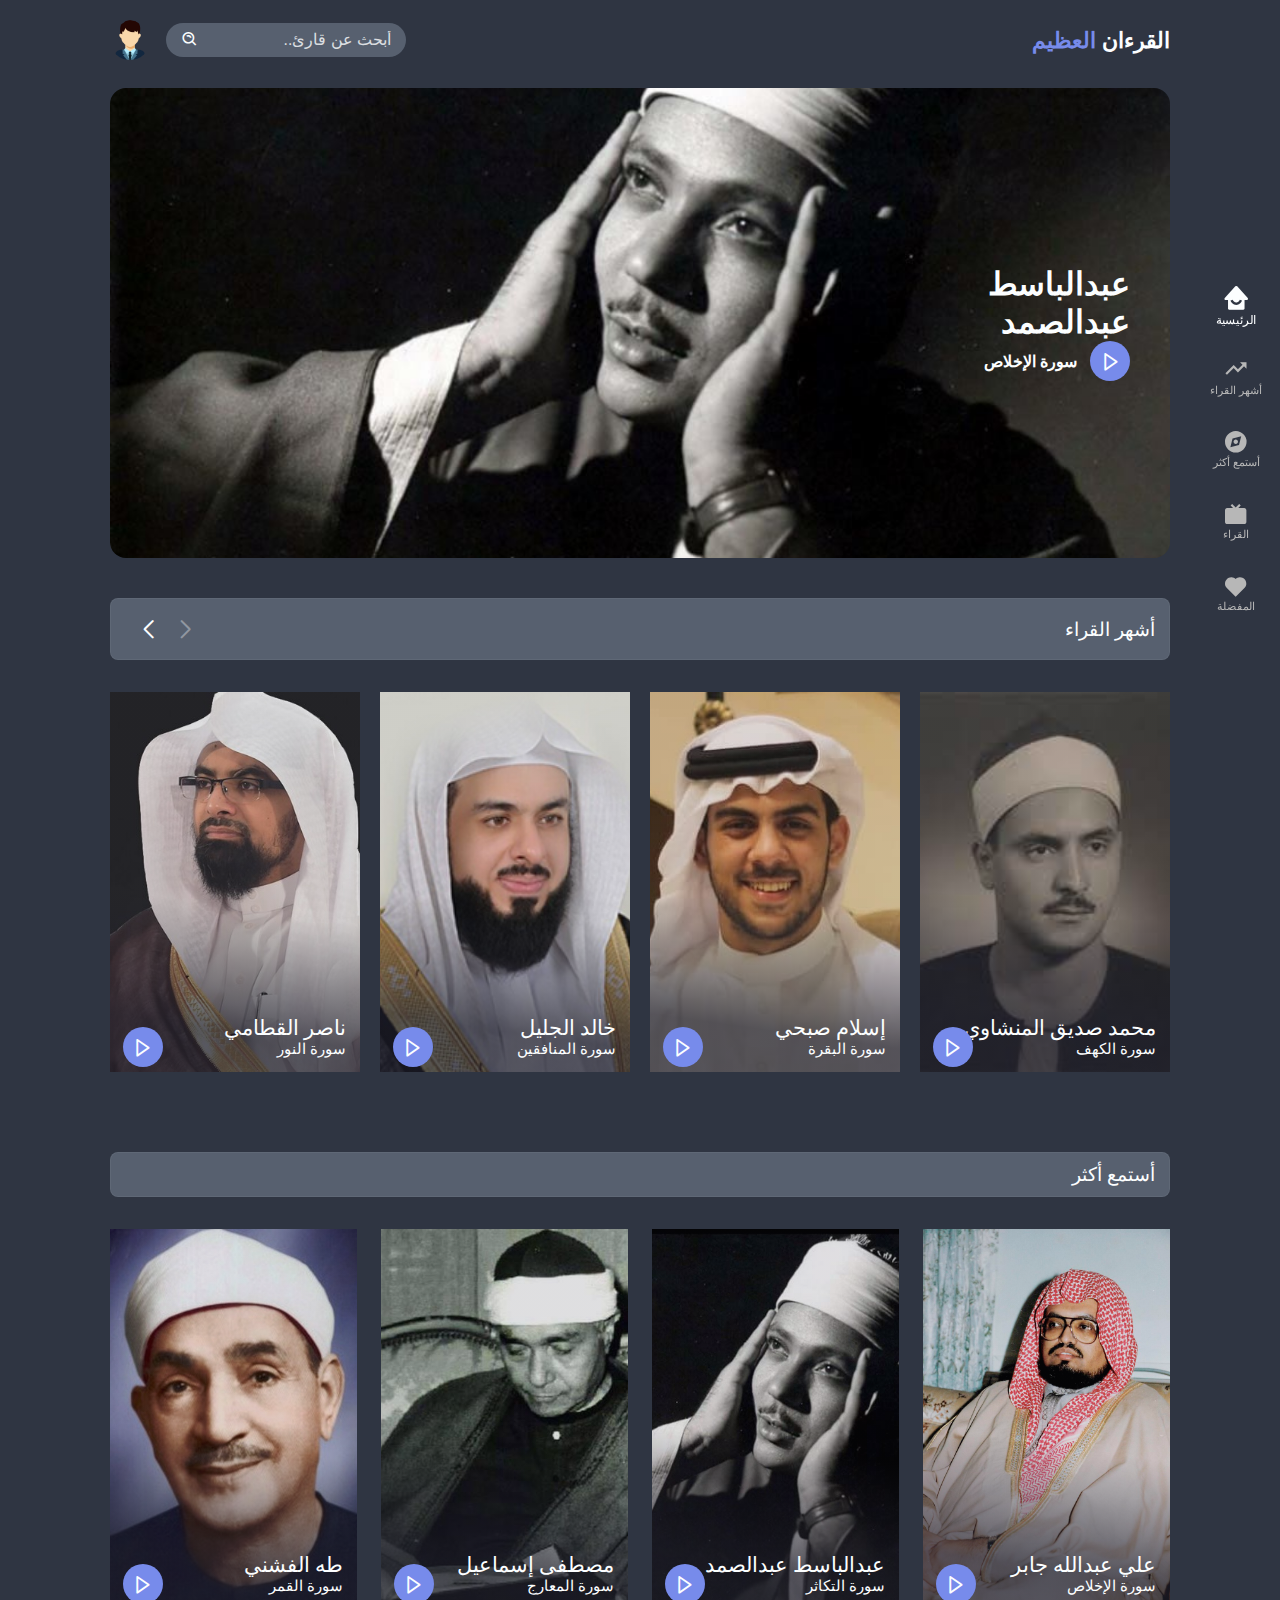
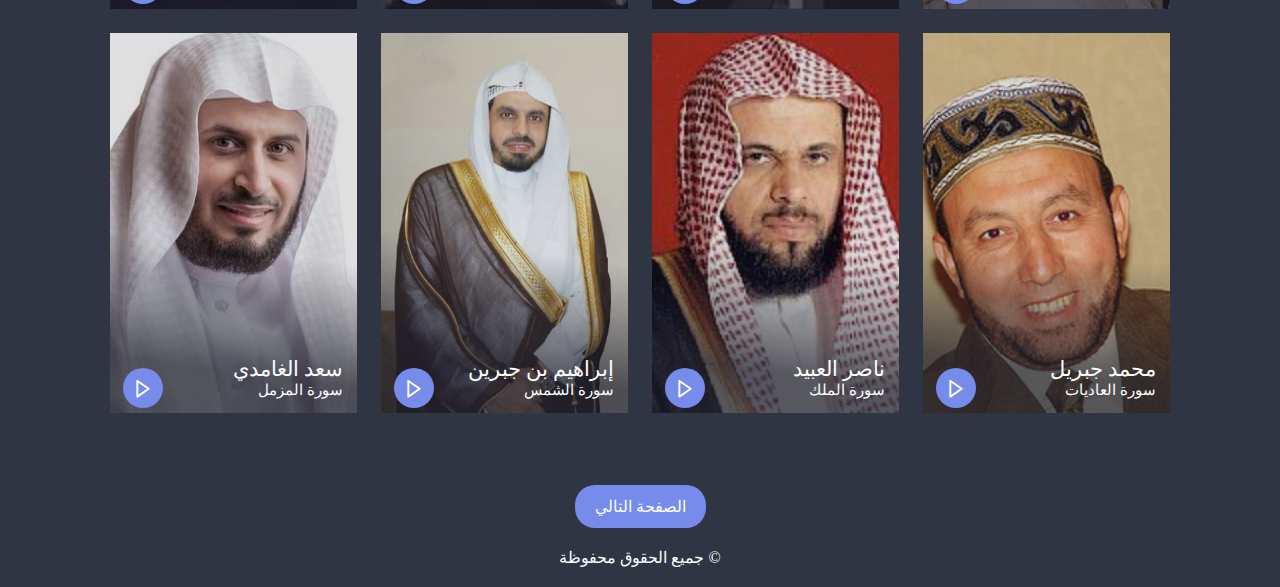
<file: index.html>
<!DOCTYPE html>
<html lang="ar" dir="rtl">
<head>
    <meta charset="UTF-8"/>
    <meta http-equiv="X-UA-Compatible" content="IE=edge"/>
    <meta name="viewport" content="width=device-width, initial-scale=1.0"/>
    <!-- Fav Icon -->
    <link rel="shortcut icon" href="./img/favicon.ico" type="image/x-icon" />
    <meta name="description" content="" />
    <meta name="keywords" content="" />
    <title>القرءان العظيم</title>

    <!-- Link css file -->
    <link rel="stylesheet" href="./css/index.css" />
    <link rel="stylesheet" href="./css/responsive.css" />

    <!-- Link Swiper css -->
    <link rel="stylesheet" href="./css/swiper-bundle.min.css" />

    <!-- Box Icon -->
    <link href='https://unpkg.com/boxicons@2.1.2/css/boxicons.min.css' rel='stylesheet' />

</head>
<body>

    <!-- Header start -->

    <header>
        <!-- Nav -->
        <div class="nav container">
            <!-- Logo -->
            <a href="index.html" class="logo">
                القرءان<span> العظيم</span>
            </a>

            <!-- Search Box-->
            <div class="search_box">
                <input type="search" name="" id="search_input" placeholder="أبحث عن قارئ.."/>
                <i class='bx bx-search-alt'></i>
            </div>

        <!-- User -->
        <a href="#" class="user">
            <img src="./img/user.png" alt="صورة مستخدم" class="user_img" />
        </a>

        <!-- NavBar -->

        <div class="navbar">
            <a href="index.html" class="nav_link nav_active">
                <i class='bx bxs-home-smile'></i>
                <span class="nav_link_title">الرئيسية</span>
            </a>

            <a href="#publicity" class="nav_link">
                <i class='bx bx-trending-up'></i>
                <span class="nav_link_title">أشهر القراء</span>
            </a>

            <a href="#listen" class="nav_link">
                <i class='bx bxs-compass'></i>
                <span class="nav_link_title">أستمع أكثر</span>
            </a>

            <a href="play_page.html" class="nav_link">
                <i class='bx bxs-tv'></i>
                <span class="nav_link_title">القراء</span>
            </a>

            <a href="#home" class="nav_link">
                <i class='bx bxs-heart'></i>
                <span class="nav_link_title">المفضلة</span>
            </a>
        </div>

        </div>
    </header>
    
    <!-- Header end -->

    <!-- Home start-->

    <section class="home container" id="home">
        <!-- Home Image -->
        <img src="./img/1.jpg" alt="سورة قارئ" class="home_img" />

        <!-- Home Text -->
        <div class="home_text">
            <h1 class="home_title">
                عبدالباسط <br>عبدالصمد
            </h1>

            <a href="#" class="watch_btn">
                <i class="bx bx-right-arrow"></i>
                <span>سورة الإخلاص</span>
            </a>
        </div>
    </section>

    <!-- Home end-->

    <!-- Popular Section start -->

    <section class="popular container" id="publicity">
        <!-- Heading -->
        <div class="heading">
            <h2 class="heading_title">
                أشهر القراء
            </h2>

            <!-- Swiper Buttons -->
            <div class="swiper_btn">
                <div class="swiper-button-next"></div>
                <div class="swiper-button-prev"></div>
            </div>
        </div>

        <!-- content -->
        <div class="popular_content swiper">
            <div class="swiper-wrapper">

                <!-- Quran box 1 -->
                <div class="swiper-slide">
                    <div class="quran_box">
                        <img src="./img/2.jpg" alt="" class="quran_box_img" />

                        <div class="box_text">
                            <h2 class="quran_title">
                                محمد صديق المنشاوي
                            </h2>
                            <span class="surah">سورة الكهف</span>

                            <a href="#" class="watch_btn play_btn">
                                <i class="bx bx-right-arrow"></i>
                            </a>
                        </div>
                    </div>
                </div>

                <!-- Quran box 2 -->
                <div class="swiper-slide">
                    <div class="quran_box">
                        <img src="./img/3.jpg" alt="" class="quran_box_img" />

                        <div class="box_text">
                            <h2 class="quran_title">
                                إسلام صبحي
                            </h2>
                            <span class="surah">سورة البقرة</span>

                            <a href="#" class="watch_btn play_btn">
                                <i class="bx bx-right-arrow"></i>
                            </a>
                        </div>
                    </div>
               </div>               

                <!-- Quran box 3 -->
                <div class="swiper-slide">
                    <div class="quran_box">
                        <img src="./img/4.jpg" alt="" class="quran_box_img" />

                        <div class="box_text">
                            <h2 class="quran_title">
                                خالد الجليل
                            </h2>
                            <span class="surah">سورة المنافقين</span>

                            <a href="#" class="watch_btn play_btn">
                                <i class="bx bx-right-arrow"></i>
                            </a>
                        </div>
                    </div>
                </div>   

                <!-- Quran box 4 -->
                <div class="swiper-slide">
                    <div class="quran_box">
                        <img src="./img/5.jpg" alt="" class="quran_box_img" />

                        <div class="box_text">
                            <h2 class="quran_title">
                                ناصر القطامي
                            </h2>
                            <span class="surah">سورة النور</span>

                            <a href="#" class="watch_btn play_btn">
                                <i class="bx bx-right-arrow"></i>
                            </a>
                        </div>
                    </div>
                </div>

                <!-- Quran box 5 -->
                <div class="swiper-slide">
                    <div class="quran_box">
                        <img src="./img/6.jpg" alt="" class="quran_box_img" />

                        <div class="box_text">
                            <h2 class="quran_title">
                                هزاع البلوشي
                            </h2>
                            <span class="surah">سورة الناس</span>

                            <a href="#" class="watch_btn play_btn">
                                <i class="bx bx-right-arrow"></i>
                            </a>
                        </div>
                    </div>
                </div>   

                <!-- Quran box 6 -->
                <div class="swiper-slide">
                    <div class="quran_box">
                        <img src="./img/7.jpg" alt="" class="quran_box_img" />

                        <div class="box_text">
                            <h2 class="quran_title">
                                رعد محمد الكردي
                            </h2>
                            <span class="surah">سورة الفلق</span>

                            <a href="#" class="watch_btn play_btn">
                                <i class="bx bx-right-arrow"></i>
                            </a>
                        </div>
                    </div>
                </div>
                
                <!-- Quran box 7 -->
                <div class="swiper-slide">
                    <div class="quran_box">
                        <img src="./img/8.jpg" alt="" class="quran_box_img" />

                        <div class="box_text">
                            <h2 class="quran_title">
                                علي عبدالله جابر
                            </h2>
                            <span class="surah">سورة الإخلاص</span>

                            <a href="#" class="watch_btn play_btn">
                                <i class="bx bx-right-arrow"></i>
                            </a>
                        </div>
                    </div>
                </div>

                <!-- Quran box 8 -->
                <div class="swiper-slide">
                    <div class="quran_box">
                        <img src="./img/9.jpg" alt="" class="quran_box_img" />

                        <div class="box_text">
                            <h2 class="quran_title">
                               محمد رفعت
                            </h2>
                            <span class="surah">سورة الطارق</span>
                            
                            <a href="#" class="watch_btn play_btn">
                                <i class="bx bx-right-arrow"></i>
                            </a>
                        </div>

                    </div>
                </div>

            </div>

        </div>
    </section>

    <!-- Popular Section end -->

    <!-- Quran Section start -->

    <section class="quran container" id="quran">
        <!-- Heading -->
        <div class="heading">
            <h2 class="heading_title">
                أستمع أكثر
            </h2>
        </div>
            <!-- Quran Content -->
            <div class="quran_content">

                <div class="quran_box">
                    <img src="./img/8.jpg" alt="" class="quran_box_img" />

                    <div class="box_text">
                        <h2 class="quran_title">
                            علي عبدالله جابر
                        </h2>
                        <span class="surah">سورة الإخلاص</span>

                        <a href="./play_page.html" class="watch_btn play_btn">
                            <i class="bx bx-right-arrow"></i>
                        </a>
                    </div>
                </div>

                <div class="quran_box">
                    <img src="./img/1.jpg" alt="" class="quran_box_img" />

                    <div class="box_text">
                        <h2 class="quran_title">
                            عبدالباسط عبدالصمد
                        </h2>
                        <span class="surah">سورة التكاثر</span>

                        <a href="#" class="watch_btn play_btn">
                            <i class="bx bx-right-arrow"></i>
                        </a>
                    </div>
                </div>

                <div class="quran_box">
                    <img src="./img/10.jpg" alt="" class="quran_box_img" />

                    <div class="box_text">
                        <h2 class="quran_title">
                            مصطفى إسماعيل
                        </h2>
                        <span class="surah">سورة المعارج</span>

                        <a href="#" class="watch_btn play_btn">
                            <i class="bx bx-right-arrow"></i>
                        </a>
                    </div>
                </div>

                <div class="quran_box">
                    <img src="./img/11.jpg" alt="" class="quran_box_img" />

                    <div class="box_text">
                        <h2 class="quran_title">
                            طه الفشني
                        </h2>
                        <span class="surah">سورة القمر</span>

                        <a href="#" class="watch_btn play_btn">
                            <i class="bx bx-right-arrow"></i>
                        </a>
                    </div>
                </div>

                <div class="quran_box">
                    <img src="./img/13.jpg" alt="" class="quran_box_img" />

                    <div class="box_text">
                        <h2 class="quran_title">
                            محمد جبريل
                        </h2>
                        <span class="surah">سورة العاديات</span>

                        <a href="#" class="watch_btn play_btn">
                            <i class="bx bx-right-arrow"></i>
                        </a>
                    </div>
                </div>

                <div class="quran_box">
                    <img src="./img/14.jpg" alt="" class="quran_box_img" />

                    <div class="box_text">
                        <h2 class="quran_title">
                           ناصر العبيد
                        </h2>
                        <span class="surah">سورة الملك</span>

                        <a href="#" class="watch_btn play_btn">
                            <i class="bx bx-right-arrow"></i>
                        </a>
                    </div>
                </div>

                <div class="quran_box">
                    <img src="./img/15.jpeg" alt="" class="quran_box_img" />

                    <div class="box_text">
                        <h2 class="quran_title">
                            إبراهيم بن جبرين
                        </h2>
                        <span class="surah">سورة الشمس</span>

                        <a href="#" class="watch_btn play_btn">
                            <i class="bx bx-right-arrow"></i>
                        </a>
                    </div>
                </div>

                <div class="quran_box">
                    <img src="./img/16.jpg" alt="" class="quran_box_img" />

                    <div class="box_text">
                        <h2 class="quran_title">
                            سعد الغامدي
                        </h2>
                        <span class="surah">سورة المزمل</span>

                        <a href="#" class="watch_btn play_btn">
                            <i class="bx bx-right-arrow"></i>
                        </a>
                    </div>
                </div>

            </div>

    </section>
    <!-- Quran Section end -->


    <!-- Next Page start -->

    <div class="next_page">
        <a href="#" class="next_btn"> الصفحة التالي </a>
    </div>

    <!-- Next Page end -->


    <!-- Copyrgiht -->

    <div class="copyright">
        <p>&#169; جميع الحقوق محفوظة</p>
    </div>


    <!-- script Swiper js -->
    <script src="./js/swiper-bundle.min.js"></script>
    <!-- script javascript file -->
    <script src="./js/index.js"></script>
</body>
</html>
</file>
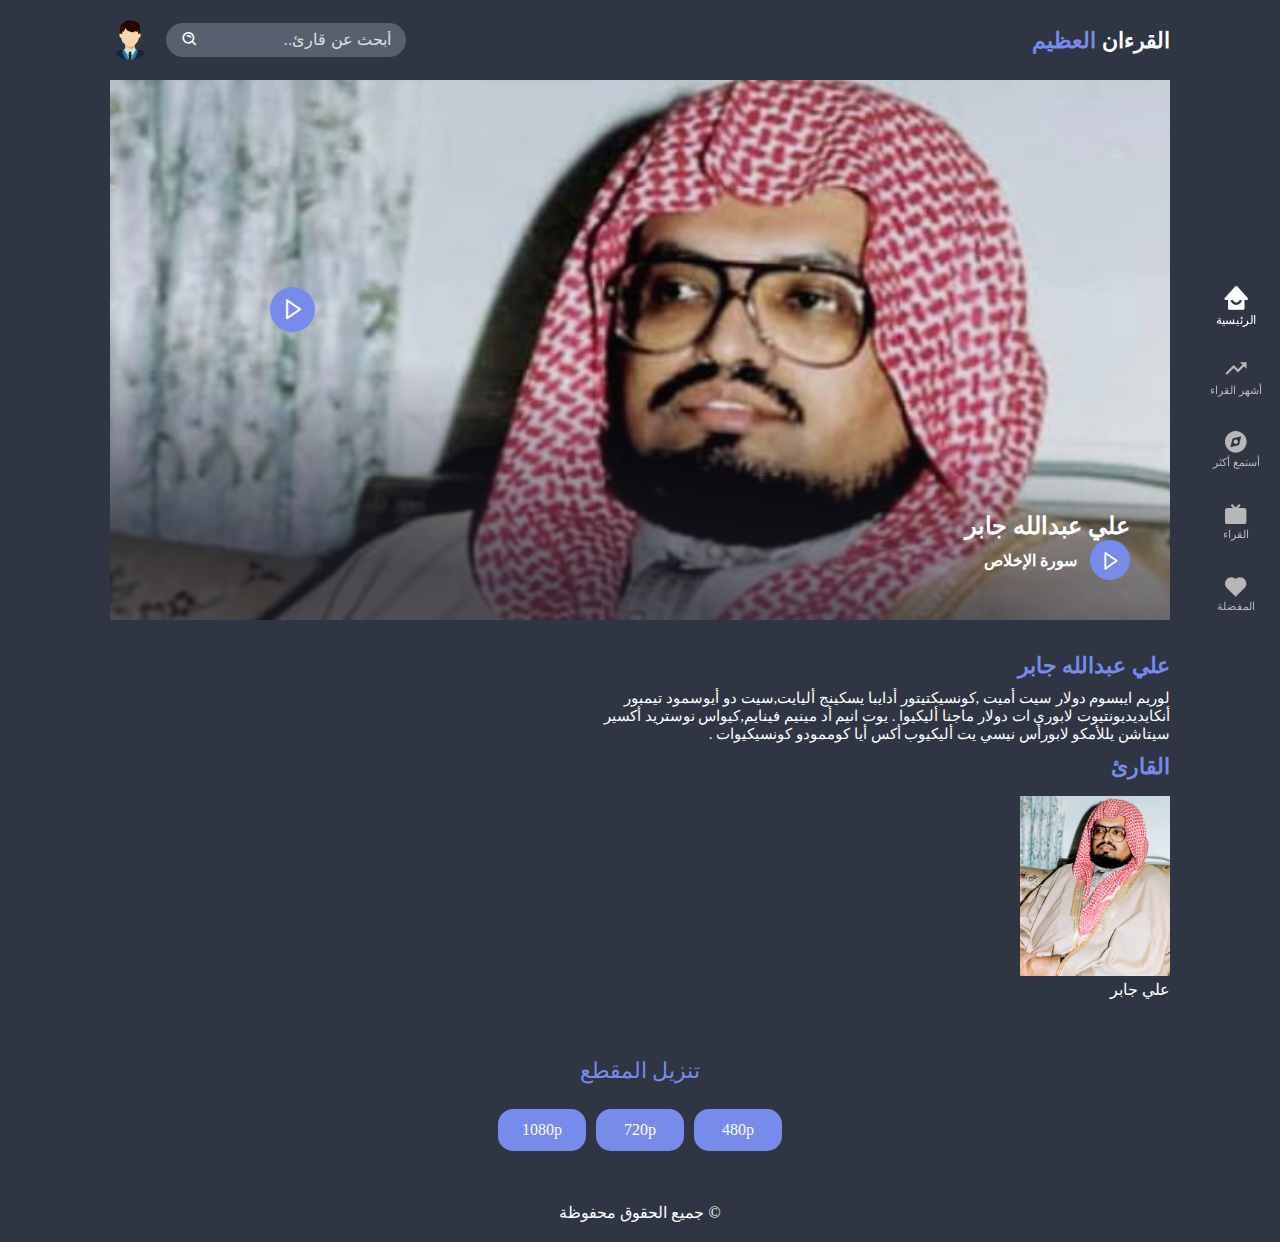
<file: play_page.html>
<!DOCTYPE html>
<html lang="ar" dir="rtl">
<head>
    <meta charset="UTF-8"/>
    <meta http-equiv="X-UA-Compatible" content="IE=edge"/>
    <meta name="viewport" content="width=device-width, initial-scale=1.0"/>
    <!-- Fav Icon -->
    <link rel="shortcut icon" href="./img/favicon.ico" type="image/x-icon" />
    <meta name="description" content="" />
    <meta name="keywords" content="" />
    <title>علي جابر - سورة الإخلاص</title>

    <!-- Link css file -->
    <link rel="stylesheet" href="./css/index.css" />
    <link rel="stylesheet" href="./css/responsive.css" />

    <!-- Box Icon -->
    <link href='https://unpkg.com/boxicons@2.1.2/css/boxicons.min.css' rel='stylesheet' />

</head>
<body>

    <!-- Header start -->

    <header>
        <!-- Nav -->
        <div class="nav container">
            <!-- Logo -->
            <a href="index.html" class="logo">
                القرءان<span> العظيم</span>
            </a>

            <!-- Search Box-->
            <div class="search_box">
                <input type="search" name="" id="search_input" placeholder="أبحث عن قارئ.."/>
                <i class='bx bx-search-alt'></i>
            </div>

        <!-- User -->
        <a href="#" class="user">
            <img src="./img/user.png" alt="" class="user_img" />
        </a>

        <!-- NavBar -->

        <div class="navbar">
            <a href="index.html" class="nav_link nav_active">
                <i class='bx bxs-home-smile'></i>
                <span class="nav_link_title">الرئيسية</span>
            </a>

            <a href="#publicity" class="nav_link">
                <i class='bx bx-trending-up'></i>
                <span class="nav_link_title">أشهر القراء</span>
            </a>

            <a href="#listen" class="nav_link">
                <i class='bx bxs-compass'></i>
                <span class="nav_link_title">أستمع أكثر</span>
            </a>

            <a href="play_page.html" class="nav_link">
                <i class='bx bxs-tv'></i>
                <span class="nav_link_title">القراء</span>
            </a>

            <a href="#home" class="nav_link">
                <i class='bx bxs-heart'></i>
                <span class="nav_link_title">المفضلة</span>
            </a>
        </div>

        </div>
    </header>
    
    <!-- Header end -->

    <!-- Play Quran Container -->

    <div class="play_container container">
        <img src="./play-page/1.jpg" alt="" class="play_img" />

        <!-- Play Text-->
        <div class="play_text">
            <h2>
                علي عبدالله جابر
            </h2>

            <a href="#" class="watch_btn">
                <i class="bx bx-right-arrow"></i>
                <span>سورة الإخلاص</span>
            </a>
        </div>

        <!-- Play btn -->
        <i class="bx bx-right-arrow play_quran"></i>

        <!-- Viedo Container -->
        <div class="video_container">
            <div class="video_box">
                <video id="myVideo" src="play-page/quran.mp4" controls></video>

                <!-- Close Icon -->
                <i class="bx bx-x close_video"></i>
            </div>
        </div>
    </div>

    <!-- About -->

    <div class="about_quran container">
        <h2>علي عبدالله جابر</h2>
        <p>
            لوريم ايبسوم دولار سيت أميت ,كونسيكتيتور أدايبا يسكينج أليايت,سيت دو أيوسمود تيمبور

            أنكايديديونتيوت لابوري ات دولار ماجنا أليكيوا . يوت انيم أد مينيم فينايم,كيواس نوستريد

            أكسير سيتاشن يللأمكو لابورأس نيسي يت أليكيوب أكس أيا كوممودو كونسيكيوات .
        </p>

        <!-- Quran reader -->
        <h2 class="reader_heading">
            القارئ
        </h2>

        <div class="reader">
            <div class="reader_box">
                <img src="./img/8.jpg" alt="" class="reader_img" />
                <span class="reader_title">علي جابر</span>
            </div>

        </div>
    </div>

    <div class="download">
        <h2 class="download_title">
            تنزيل المقطع
        </h2>

        <div class="download_links">
            <a href="./play-page/quran.mp4" download="">480p</a>
            <a href="./play-page/quran.mp4" download="">720p</a>
            <a href="./play-page/quran.mp4" download="">1080p</a>
        </div>

    </div>

    <!-- Copyrgiht -->

    <div class="copyright">
        <p>&#169; جميع الحقوق محفوظة</p>
    </div>

    <!-- script Swiper js -->
    <script src="./js/swiper-bundle.min.js"></script>
    <!-- script javascript file -->
    <script src="./js/index.js"></script>
</body>
</html>
</file>
<file: css/index.css>
/* Google font arabic */
@import url('https://fonts.googleapis.com/css2?family=Tajawal:wght@200;400;700;800;900&display=swap');

*
{
    margin: 0;
    padding: 0;
    box-sizing: border-box;
    scroll-behavior: smooth;
    scroll-padding-top: 2rem;
}

/* Varibles - المتغيرات*/
:root
{
    --main-color: #778beb;
    --hover-color: hsl(220,80.1%,59.8%);
    --body-color: #2f3542;
    --container-color: #57606f;
    --text-color: #fcfeff;
}

html::-webkit-scrollbar
{
    width: 0.5rem;
    background: transparent;
}

html::-webkit-scrollbar-thumb
{
    background: var(--main-color);
    border-radius: 2.5rem;
}

::selection
{
    background: var(--main-color);
    color: var(--text-color);
}

a
{
    text-decoration: none;
}

li
{
    list-style-type: none;
}

section
{
    padding: 3rem 0 2rem;
}

img
{
    width: 100%;
}

.bx
{
    cursor: pointer;
}

body
{
    background: var(--body-color);
    color: var(--text-color);
}

.container
{
    max-width: 1060px;
    margin: auto;
    width: 100%;
}

header
{
    position: fixed;
    top: 0;
    right: 0;
    width: 100%;
    background: var(--body-color);
    z-index: 100;
}

.nav
{
    display: flex;
    align-items: center;
    justify-content: center;
    padding: 20px 0;
}

.logo
{
    font-size: 1.4rem;
    color: var(--text-color);
    font-weight: 600;
    margin: 0 0 0 auto;
}

.logo span
{
    color: var(--main-color);
}

.search_box
{
    max-width: 240px;
    width: 100%;
    display: flex;
    align-items: center;
    column-gap: 0.7rem;
    padding: 8px 15px;
    background: var(--container-color);
    border-radius: 4rem;
    margin-left: 1rem;
}

.search_box .bx
{
    font-size: 1.1rem;
}

.search_box .bx:hover
{
    color: var(--main-color);
}

#search_input
{
    width: 100%;
    border: none;
    outline: none;
    color: var(--text-color);
    background: transparent;
    font-size: 0.983rem;
}
::placeholder
{
    color: var(--text-color);
    opacity: 0.8;
}

.user
{
    display: flex;
}

.user_img
{
    width: 40px;
    height: 40px;
    border-radius: 50%;
    object-fit: cover;
    object-position: center;
}

.navbar
{
    position: fixed;
    top: 50%;
    transform: translateY(-50%);
    right: 18px;
    display: flex;
    flex-direction: column;
    row-gap: 2.1rem;
}

.nav_link
{
    display: flex;
    flex-direction: column;
    align-items: center;
    color: #b7b7b7;
}

.nav_link:hover, .nav_active
{
    color: var(--text-color);
    transition: 0.3s all linear;
    transform: scale(1.1);
}

.nav_link .bx
{
    font-size: 1.6rem;
}

.nav_link_title
{
    font-size: 0.7rem;
}

.home
{
    position: relative;
    min-height: 470px;
    display: flex;
    align-items: center;
    margin-top: 5rem !important;
    border-radius: 1rem;
}

.home_img
{
    position: absolute;
    width: 100%;
    height: 100%;
    z-index: -1;
    object-fit: cover;
    border-radius: 1rem;
}

.home_text
{
    padding-right: 40px;
}

.home_title
{
    font-size: 2rem;
    font-weight: 700;
}

.home_text p
{
    font-size: 0.938rem;
    margin: 10px 0 20px;
    background: var(--main-color);
}

.watch_btn
{
    display: flex;
    align-items: center;
    column-gap: 0.8rem;
    color: var(--text-color);
}

.watch_btn .bx
{
    font-size: 21px;
    background: var(--main-color);
    width: 40px;
    height: 40px;
    border-radius: 50%;
    display: flex;
    justify-content: center;
    align-items: center;
}

.watch_btn .bx:hover
{
    background: var(--hover-color);
}

.watch_btn span
{
    font-size: 1rem;
    font-weight: 600;
}

.heading
{
    display: flex;
    align-items: center;
    justify-content: space-between;
    background: var(--container-color);
    padding: 8px 14px;
    border: 1px solid hsl(200 100% 99% / 5%);
    border-radius: 0.5rem;
    margin-bottom: 2rem;
}

.heading_title
{
    font-size: 1.2rem;
    font-weight: 500;
}

.quran_box
{
    position: relative;
    width: 100%;
    height: 380px;
    overflow: hidden;
}

.quran_box_img
{
    width: 100%;
    height: 100%;
    object-fit: cover;
    transition: all 0.5s ease;
}

.quran_box .box_text
{
    position: absolute;
    bottom: 0;
    right: 0;
    width: 100%;
    height: 100%;
    display: flex;
    flex-direction: column;
    justify-content: flex-end;
    padding: 14px;
    background: linear-gradient(8deg, hsl(240 17% 14% / 74%) 14%, hsl(240 17% 14% / 14%) 44%);
    overflow: hidden;
}

.quran_title
{
    font-size: 1.3rem;
    font-weight: 500;
}

.surah
{
    font-size: 0.938rem;
}

.play_btn
{
    position: absolute;
    bottom: 0.3rem;
    left: 0.8rem;
}

.swiper_btn
{
    display: flex;

}

.swiper-button-next,
.swiper-button-prev
{
    position: static !important;
    margin: 0 0 0 10px !important;
}

.swiper-button-next::after,
.swiper-button-prev::after
{
    color: var(--text-color);
    font-size: 18px !important;
    font-weight: 700;
}

.quran .heading
{
    padding: 10px 14px;
}

.quran_content
{
    display: grid;
    grid-template-columns: repeat(auto-fit, minmax(247px, 1fr));
    gap: 1.5rem;
    transition: 0.5s ease;
}

.quran_content .quran_box:hover .quran_box_img
{
    transform: scale(1.1);
}

.next_page
{
    display: flex;
    align-items: center;
    justify-content: center;
    margin-top: 2.5rem;
}

.next_btn
{
    background: var(--main-color);
    padding: 12px 20px;
    color: var(--text-color);
    font-weight: 500;
    border-radius: 20px;
    transition: all 0.3s linear;
}

.next_btn:hover
{
    background: var(--hover-color);
}

.copyright
{
    text-align: center;
    padding: 20px;
}

.play_container
{
    position: relative;
    min-height: 540px;
    margin-top: 5rem !important;
}

.play_img
{
    position: absolute;
    width: 100%;
    height: 100%;
    object-fit: cover;
    object-position: center;
    z-index: -1;
}

.play_text
{
    position: absolute;
    bottom: 0;
    right: 0;
    width: 100%;
    height: 100%;
    display: flex;
    flex-direction: column;
    justify-content: flex-end;
    padding: 40px;
    background: linear-gradient(8deg, hsl(240 17% 14% / 74%) 14%, hsl(240 17% 14% / 14%) 44%);
}

.play_text h2
{
    font-size: 1.5rem;
    font-weight: 600;
}

.rating
{
    display: flex;
    align-items: center;
    font-size: 1.1rem;
    column-gap: 2px;
    color: gold;
    margin-top: 4px;
}

.tags
{
    display: flex;
    align-items: center;
    column-gap: 8px;
    margin: 1rem 0;
}

.tags span
{
    background: var(--container-color);
    padding: 0 4px;
}

.play_quran
{
    position: absolute;
    bottom: 18rem;
    left: 10rem;
    display: flex !important;
    align-items: center;
    justify-content: center;
    width: 45px;
    height: 45px;
    border-radius: 50%;
    background: var(--main-color);
    font-size: 24px;
    animation: animate 2s linear infinite;
}

@keyframes animate {
    0%
    {
        box-shadow: 0 0 0 0 rgb(55,66,250, 0.7);
    }

    40%
    {
        box-shadow: 0 0 0 50px rgb(55,55,7, 0);
    }

    80%
    {
        box-shadow: 0 0 0 50px rgb(55,55,7, 0);
    }

    100%
    {
        box-shadow: 0 0 0 rgb(55,55,7, 0);
    }
}

.video_container
{
    position: fixed;
    top: 0;
    right: 0;
    display: none;
    align-items: center;
    justify-content: center;
    width: 100%;
    height: 100vh;
    background: hsl(234 10% 20% / 60%);
    z-index: 400;
}

.video_container.show_video
{
    display: flex;
}

.video_box
{
    position: relative;
    width: 68%;
}

.video_box #myVideo
{
    width: 100%;
    aspect-ratio: 16/9;
}

.close_video
{
    position: absolute;
    top: -3rem;
    left: 0;
    font-size: 40px;
    color: var(--main-color);
}

.about_quran
{
    margin-top: 2rem !important;
}

.about_quran h2
{
    font-size: 1.4rem;
    font-weight: 600;
    color: var(--main-color);
}

.about_quran p
{
    max-width: 600px;
    font-size: 0.938rem;
    margin: 10px 0;
}

.reader_heading
{
    font-size: 1.2rem;
    font-weight: 600;
    margin-bottom: 1rem;
    color: var(--main-color);
}

.reader
{
    display: grid;
    grid-template-columns: repeat(auto-fit, minmax(150px, 150px));
    gap: 1rem;
}

.reader_img
{
    width: 150px;
    height: 180px;
    object-fit: cover;
    object-position: center;
}

.download
{
    max-width: 800px;
    width: 1005;
    margin: auto;
    display: grid;
    justify-content: center;
    margin-top: 2rem;
}

.download_title
{
    text-align: center;
    font-size: 1.4rem;
    font-weight: 500;
    margin: 1.6rem 0;
    color: var(--main-color);
}

.download_links
{
    display: grid;
    grid-template-columns: repeat(3, 1fr);
    gap: 10px;
    margin-bottom: 2rem;
}

.download_links a
{
    text-align: center;
    background: var(--main-color);
    padding: 12px 24px;
    color: var(--text-color);
    font-weight: 500;
    border-radius: 15px;
}

.download_links a:hover
{
    background: var(--hover-color);
}
</file>
<file: css/responsive.css>
@media(max-width: 1170px)
{
    .navbar
    {
        bottom: 0;
        right: 0;
        left: 0;
        top: auto;
        transform: translateY(0);
        flex-direction: row;
        justify-content: space-evenly;
        row-gap: 1px;
        padding: 10px;
        border-top: 1px solid hsl(200 100% 99% / 5%);
        background: linear-gradient(8deg, hsl(240 17% 14% / 100%) 5%, hsl(240 17% 14% / 90%) 100%);
    }

    .nav_link .bx
    {
        font-size: 1.5rem;
    }

    .copyright
    {
        margin-bottom: 5rem;
    }
}

@media(max-width: 1066px)
{
    .container
    {
        margin: 0 auto;
        width: 95%;
    }
}

@media(max-width: 991px)
{
    .quran_box
    {
        height: 340px;
    }

    .quran_content
    {
        grid-template-columns: repeat(auto-fit, minmax(214px, 1fr));
    }
}

@media(max-width: 888px)
{
    .nav
    {
        padding: 14px 0;
    }

    .home
    {
        min-height: 440px;
        margin-top: 4rem !important;
    }

    .home_text
    {
        padding-right: 25px;
    }

    .home_text
    {
        font-size: 1.6rem;
    }

    .watch_btn span
    {
        font-size: 0.9rem;
    }

    .quran_title
    {
        font-size: 1rem;
        padding-left: 30px;
    }

    .play_container
    {
        min-height: 440px;
        margin-top: 4rem !important;
    }

    .play_quran
    {
        bottom: 14rem;
        left: 4rem;
    }

    .reader
    {
        justify-content: center;
    }
}

/* fro medium devices */
@media(max-width: 768px)
{
    .nav
    {
        padding: 11px 0;
    }

    .logo
    {
        font-size: 1.2rem;
    }

    section
    {
        padding: 2rem 0;
    }

    .home_img
    {
        object-position: right;
    }

    .surah
    {
        font-size: 0.875rem;
        margin-top: 2px;
    }

    .tags span, .about_quran p
    {
        font-size: 0.875rem;
    }

    p
    {
        font-size: 0.875rem;
    }

    .play_text h2, .about_quran h2
    {
        font-size: 1.3rem;
    }

    .play_quran
    {
        bottom: 10rem;
        left: 2rem;
    }
}

@media(max-width: 514px)
{
    .home
    {
        min-height: 380px;
    }

    .heading
    {
        padding: 2px 14px;
    }

    .heading_title
    {
        font-size: 1rem;
    }

    .play_text
    {
        padding: 20px;
    }

    .play_quran
    {
        bottom: 4rem;
    }

    .video_box
    {
        width: 94%;
    }

    .reader_heading
    {
        font-size: 1.1rem;
    }

    .reader_title
    {
        font-size: 0.9rem;
    }
}

@media(max-width: 408px)
{
    *
    {
        scroll-padding-top: 5rem;
    }

    .nav
    {
        display: grid;
        grid-template-columns: 1fr;
        grid-template-rows: 1fr 1fr;
        row-gap: 5px;
    }
    .search_box
    {
        max-width: 100%;
        width: 100%;
        border-radius: 4rem;
        order: 3;
        grid-column-start: 3;
        grid-column-end: 1;
    }

    .home, .play_container
    {
        margin-top: 7rem !important;
    }

    .quran_box
    {
        height: 300px;
    }

    .quran_content
    {
        grid-template-columns: repeat(auto-fit, minmax(150px, 1fr));
        gap: 1rem;
    }
}

/* for small desvices */

@media(max-width: 370px)
{
    .home
    {
        min-height: 300px;
    }

    .quran_box
    {
        height: 285px;
    }

    .user_img, .watch_btn .bx
    {
        width: 35px;
        height: 35px;
    }

    .navbar
    {
        justify-content: space-around;
        padding: 8px 0;
    }

    .nav_link .bx
    {
        font-size: 1.4rem;
    }

    .about_quran p
    {
        text-align: justify;
    }

    .download_links
    {
        grid-template-columns: 1fr;
    }
}
</file>
